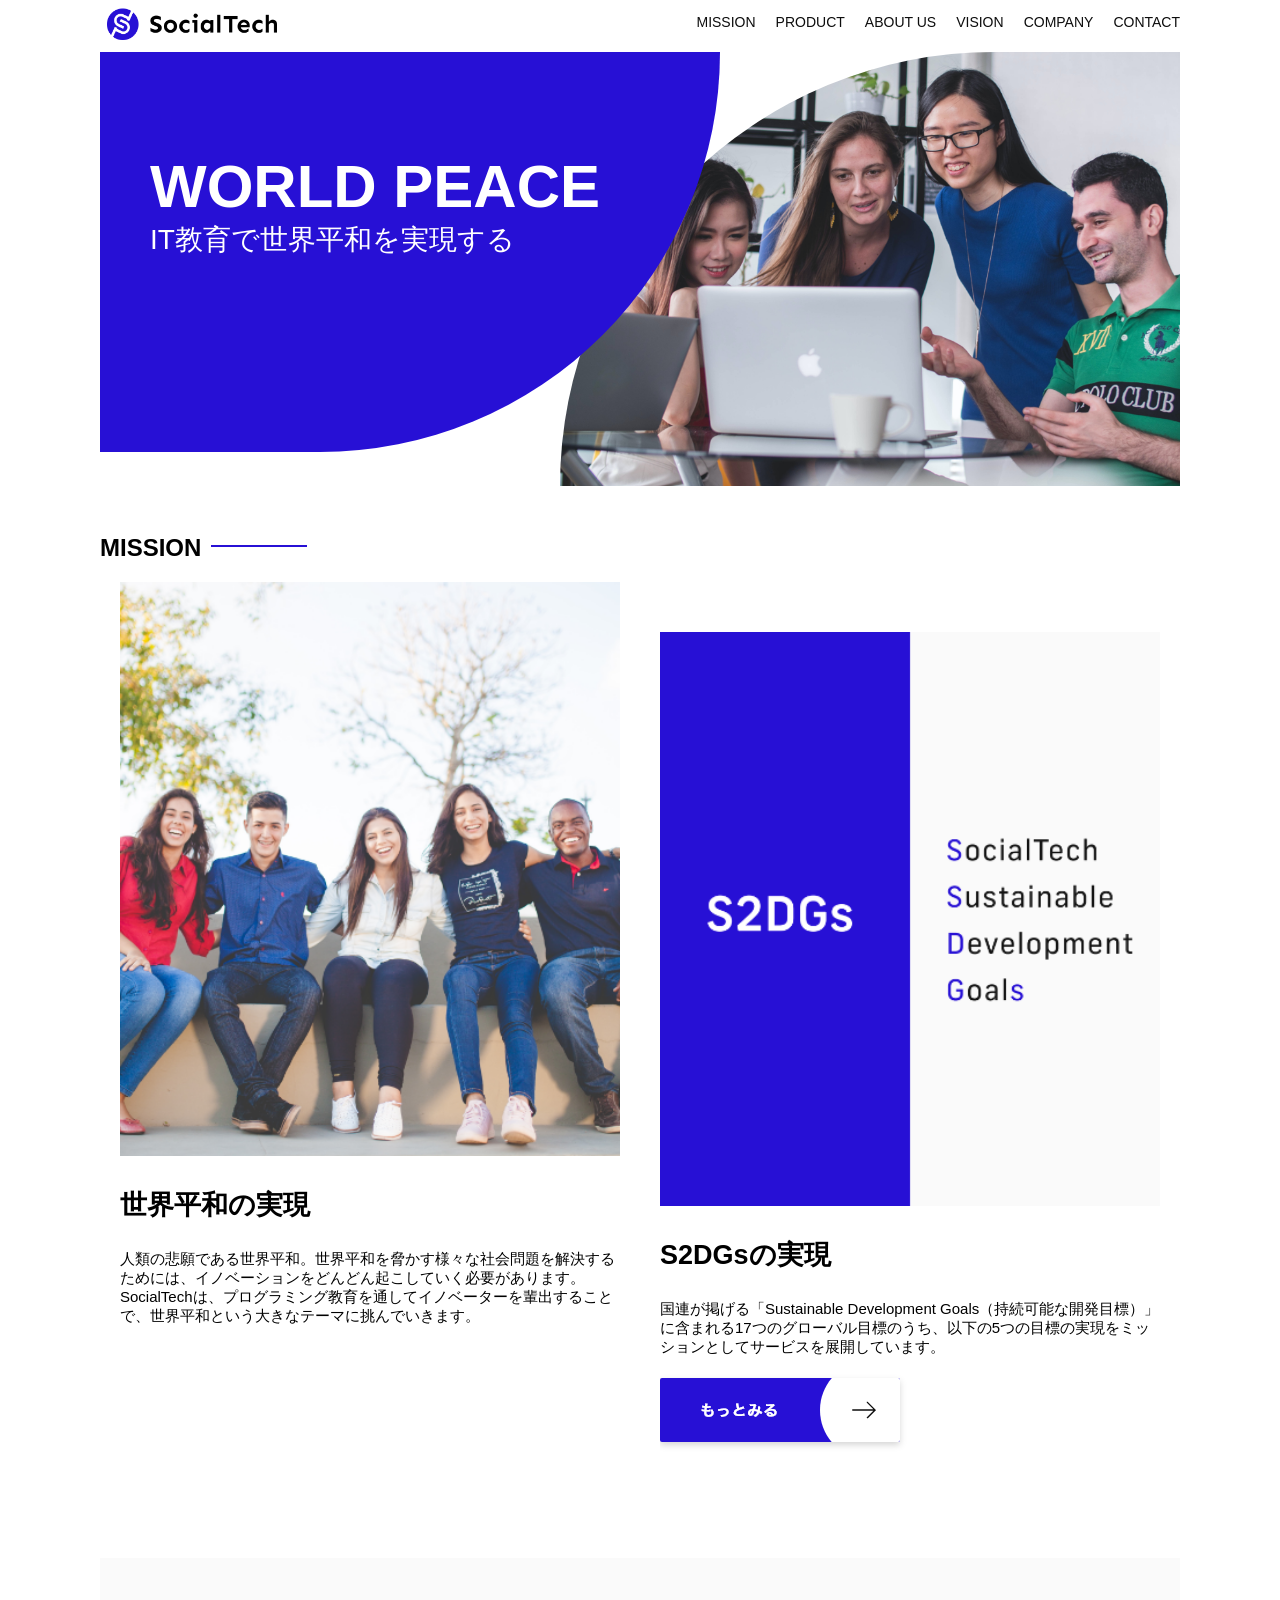
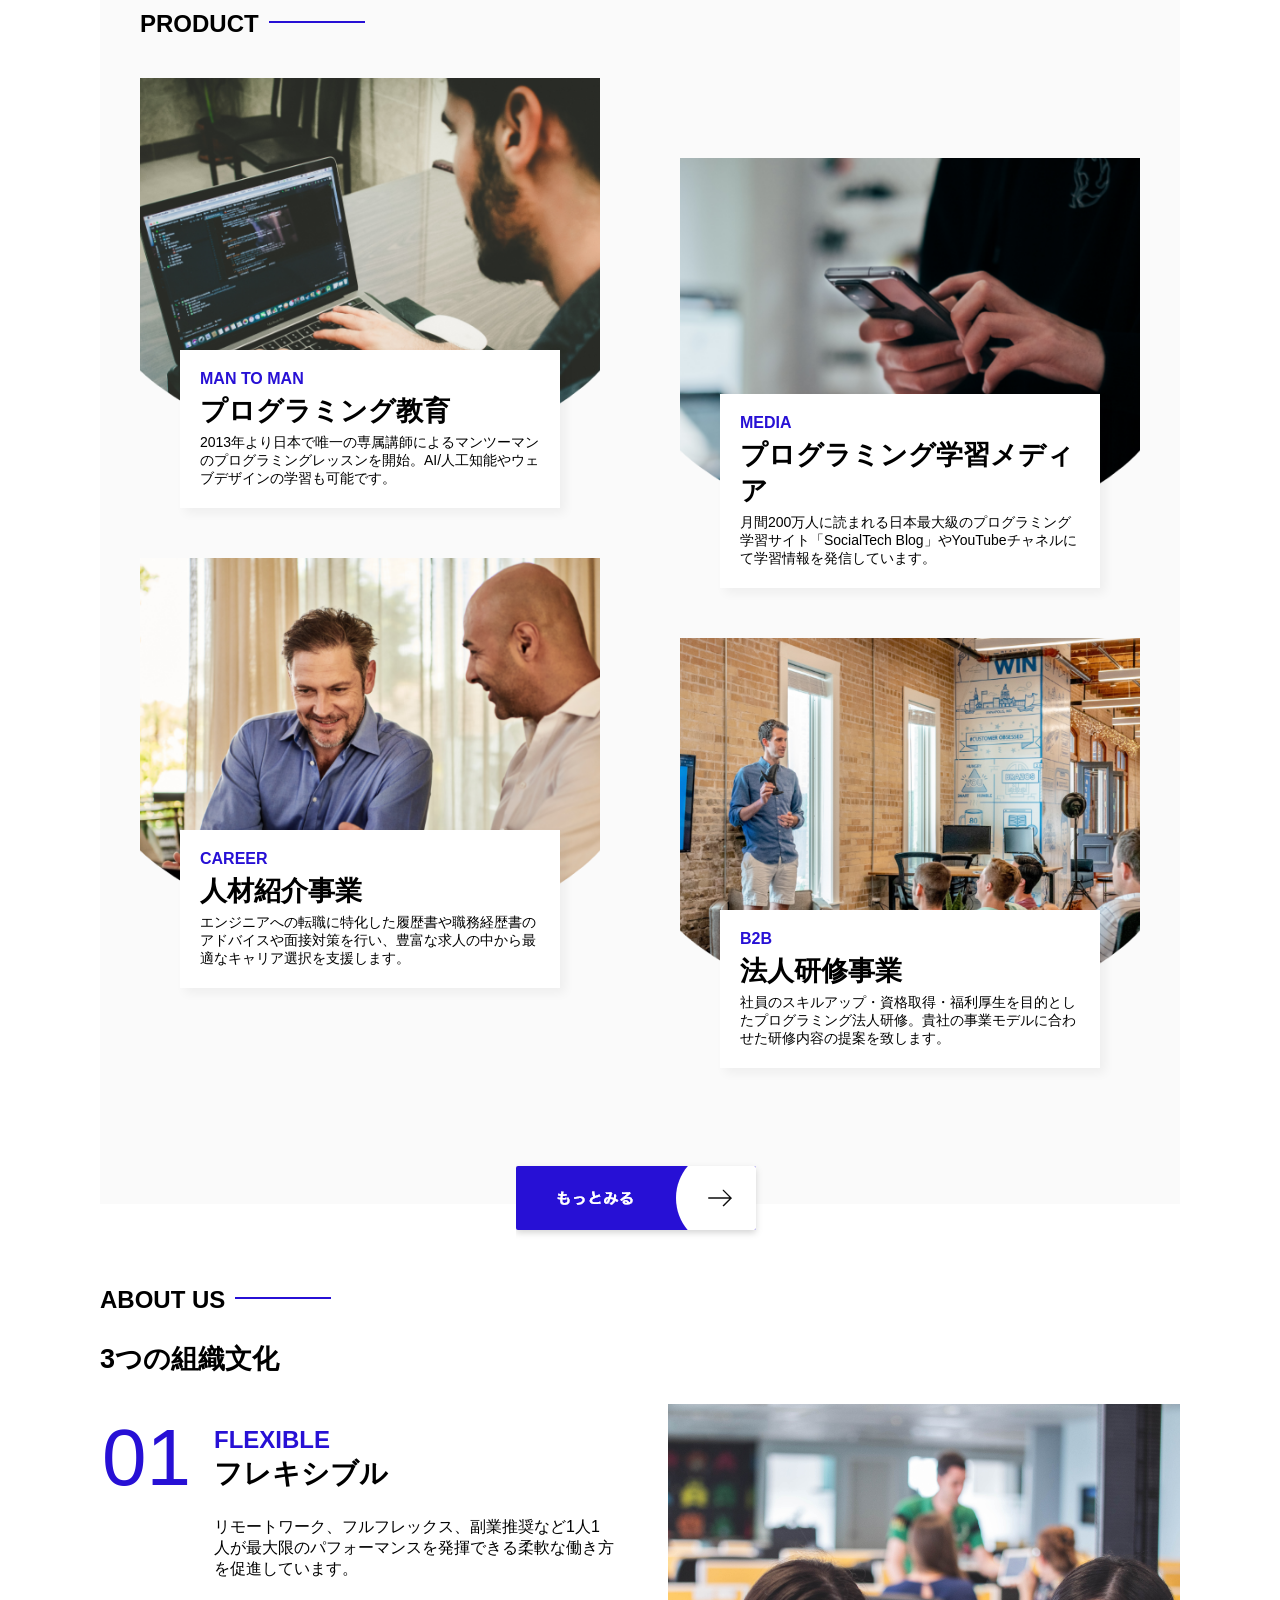
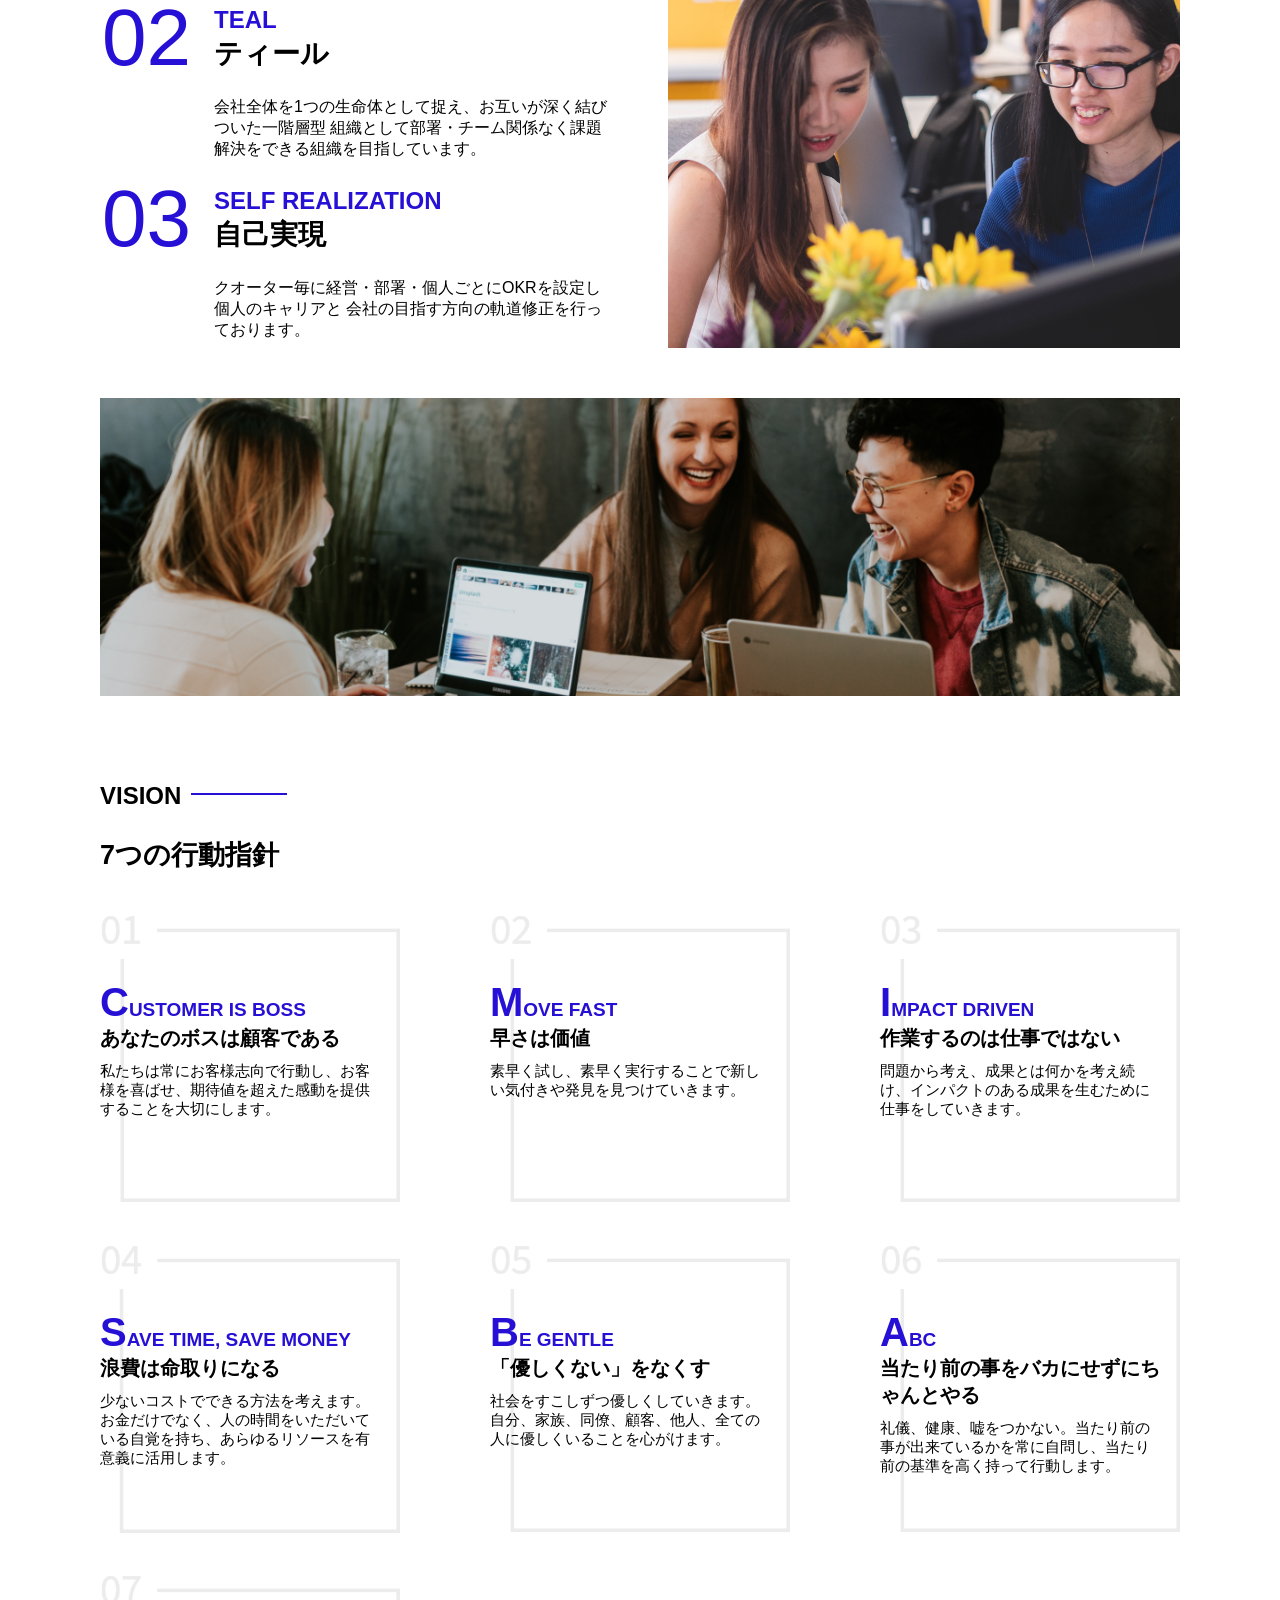
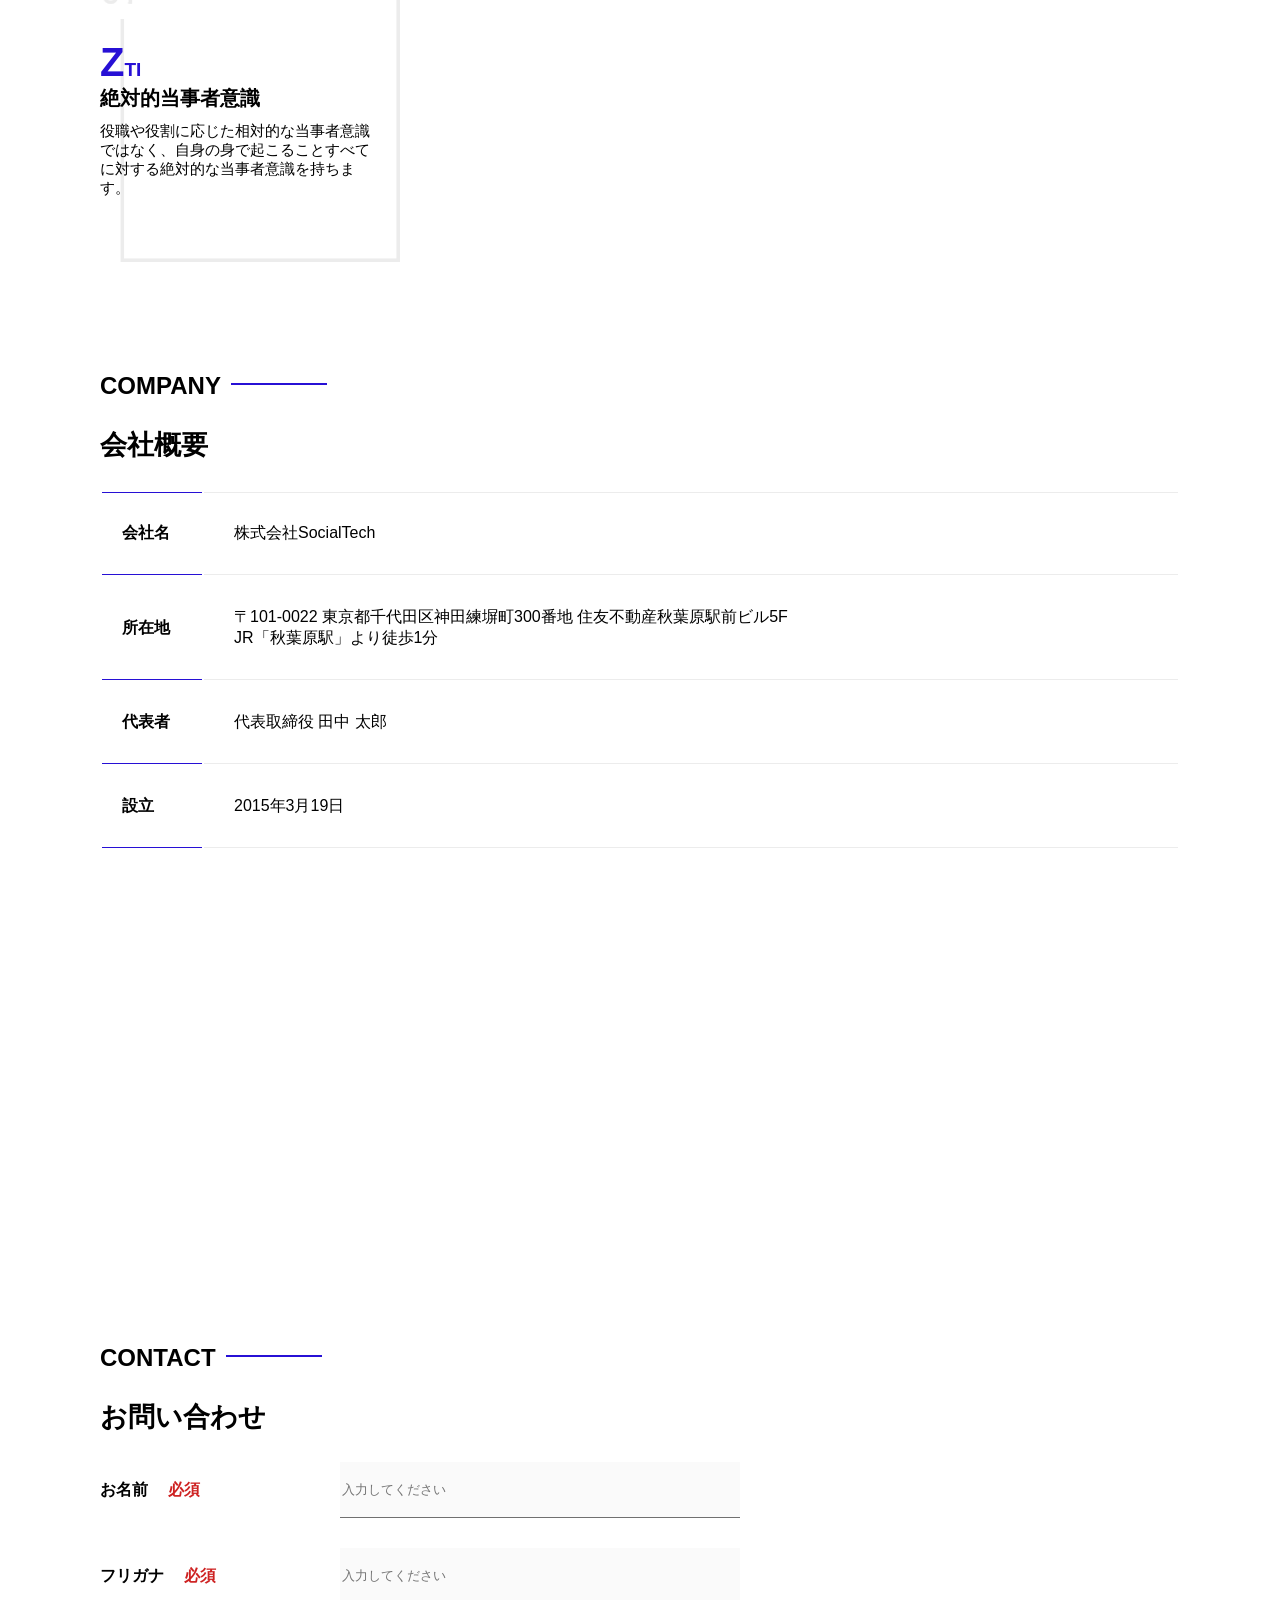
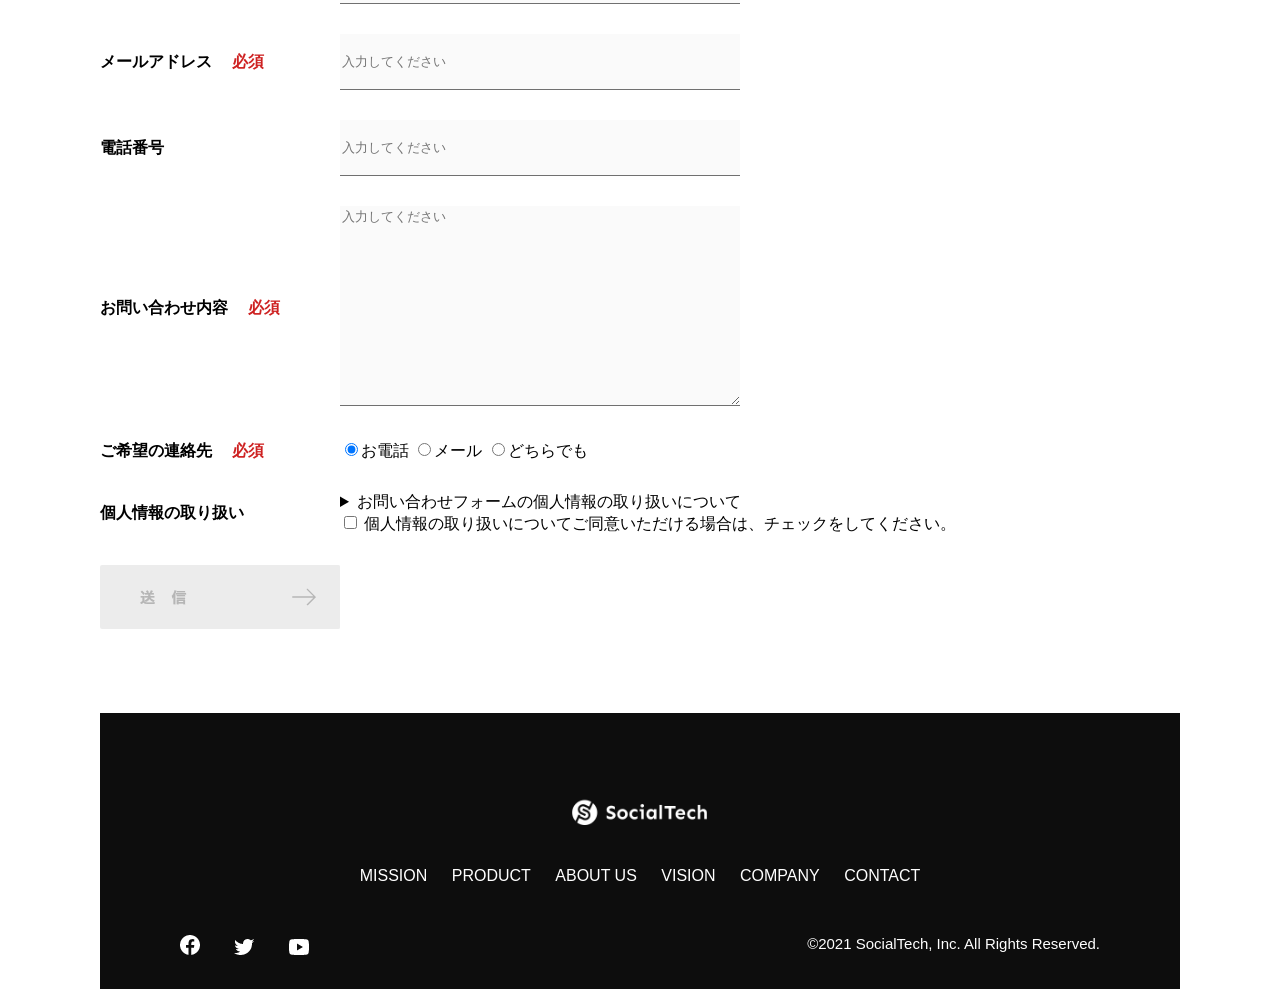
<file: kadai_tutorial_output/socialtech/index.html>
<!DOCTYPE html>
<html>
  <head>
    <title>SocialTech</title>
    <meta charset="utf-8">
    <meta name="description" content="SocialTechはEdTech業界のリーディングカンパニーを目指します。">
    <meta name="viewport" content="width=device-width, initial-scale=1.0">
    <link rel="stylesheet" href="style.css">
  </head>

  <body>
    <!-- ヘッダー -->
    <header>
      <!-- ロゴ -->
      <a href="index.html" id="logo">
        <img src="images/logo.png" alt="トップページに戻る">
      </a>

      <!-- PC用ナビゲーション -->
      <nav id="nav-pc">
        <ul>
          <li><a href="mission.html">MISSION</a></li>
          <li><a href="product.html">PRODUCT</a></li>
          <li><a href="index.html#aboutus">ABOUT US</a></li>
          <li><a href="index.html#vision">VISION</a></li>
          <li><a href="index.html#company">COMPANY</a></li>
          <li><a href="index.html#contact">CONTACT</a></li>
        </ul>
      </nav>

      <!-- スマホ用メニューボタン -->
      <button id="menu-sp" onclick="document.getElementById('nav-sp').style.display = 'block'">
        <img src="images/button-menu.png" alt="ナビゲーションを開く">
      </button>

      <!-- スマホ用ナビゲーション -->
      <div id="nav-sp">
        <button id="close" onclick="document.getElementById('nav-sp').style.display = 'none'">
          <img src="images/button-close.png" alt="ナビゲーションを閉じる">
        </button>

        <nav>
          <ul>
            <li>
              <a id="logo-sp" href="index.html" onclick="document.getElementById('nav-sp').style.display = 'none'"><img src="images/logo-sp.png" alt="トップページに戻る"></a>
            </li>
            <li><a class="menu" href="mission.html" onclick="document.getElementById('nav-sp').style.display = 'none'">MISSION</a></li>
            <li><a class="menu" href="product.html" onclick="document.getElementById('nav-sp').style.display = 'none'">PRODUCT</a></li>
            <li><a class="menu" href="index.html#aboutus" onclick="document.getElementById('nav-sp').style.display = 'none'">ABOUT US</a></li>
            <li><a class="menu" href="index.html#vision" onclick="document.getElementById('nav-sp').style.display = 'none'">VISION</a></li>
            <li><a class="menu" href="index.html#company" onclick="document.getElementById('nav-sp').style.display = 'none'">COMPANY</a></li>
            <li><a class="menu" href="index.html#contact" onclick="document.getElementById('nav-sp').style.display = 'none'">CONTACT</a></li>
          </ul>
        </nav>
        <div id="sns">
          <a href="https://www.facebook.com/sejuku2013">
            <img src="images/button-facebook.png" alt="Facebookのリンク">
          </a>
          <a href="https://twitter.com/samuraijuku">
            <img src="images/button-twitter.png" alt="Twitterのリンク">
          </a>
          <a href="https://www.youtube.com/channel/UCCFOQO5aDK0xXam4cUQXT8g">
            <img src="images/button-youtube.png" alt="YouTubeのリンク">
          </a>
        </div>
      </div>
    </header>

    <main>
      <article>
        <!-- メインビジュアル -->
        <section id="main-visual">
          <div id="main-message">
            <h1>WORLD PEACE</h1>
            <p>IT教育で世界平和を実現する</p>
          </div>
          <img src="images/index/index-main.png" alt="PCの周りに集まる多国籍の仲間たち">
        </section>

        <!-- ミッション -->
        <section id="mission">
          <h2 class="index-h2">MISSION</h2>
          <div id="mission-flex">
            <div>
              <img id="mission-photo" src="images/index/index-mission.png" alt="屋外のベンチで写真を撮影する多国籍の仲間たち">
              <h3>世界平和の実現</h3>
              <p>人類の悲願である世界平和。世界平和を脅かす様々な社会問題を解決するためには、イノベーションをどんどん起こしていく必要があります。SocialTechは、プログラミング教育を通してイノベーターを輩出することで、世界平和という大きなテーマに挑んでいきます。</p>
            </div>
            <div>
              <img id="s2dgs" src="images/index/s2dgs.png" alt="S2DGs">
              <h3>S2DGsの実現</h3>
              <p>国連が掲げる「Sustainable Development Goals（持続可能な開発目標）」に含まれる17つのグローバル目標のうち、以下の5つの目標の実現をミッションとしてサービスを展開しています。</p>
              <a href="mission.html">
                <img src="images/button-more.png" alt="もっとみる">
              </a>
            </div>
          </div>
        </section>

        <!-- プロダクト -->
        <section id="product">
          <h2 class="index-h2">PRODUCT</h2>
          <div class="product-flex">
            <div id="product-left">
              <div>
                <img class="product-photo" src="images/index/index-mantoman.png" alt="PCでコードを書く男性">
                <div class="product-explain">
                  <span>MAN TO MAN</span>
                  <h3>プログラミング教育</h3>
                  <p>2013年より日本で唯一の専属講師によるマンツーマンのプログラミングレッスンを開始。AI/人工知能やウェブデザインの学習も可能です。</p>
                </div>
              </div>
              <div>
                <img class="product-photo" src="images/index/index-career.png" alt="笑顔で話し合う2人の男性">
                <div class="product-explain">
                  <span>CAREER</span>
                  <h3>人材紹介事業</h3>
                  <p>エンジニアへの転職に特化した履歴書や職務経歴書のアドバイスや面接対策を行い、豊富な求人の中から最適なキャリア選択を支援します。</p>
                </div>
              </div>
            </div>
            <div id="product-right">
              <div>
                <img class="product-photo" src="images/index/index-media.png" alt="スマートフォンを操作する人">
                <div class="product-explain">
                  <span>MEDIA</span>
                  <h3>プログラミング学習メディア</h3>
                  <p>月間200万人に読まれる日本最大級のプログラミング学習サイト「SocialTech Blog」やYouTubeチャネルにて学習情報を発信しています。</p>
                </div>
              </div>
              <div>
                <img class="product-photo" src="images/index/index-b2b.png" alt="講演中の男性とそれを聴く人々">
                <div class="product-explain">
                  <span>B2B</span>
                  <h3>法人研修事業</h3>
                  <p>社員のスキルアップ・資格取得・福利厚生を目的としたプログラミング法人研修。貴社の事業モデルに合わせた研修内容の提案を致します。</p>
                </div>
              </div>
            </div>
          </div>
          <div id="product-more">
            <a href="product.html">
              <img src="images/button-more.png" alt="もっとみる">
            </a>
          </div>
        </section>

        <!-- ABOUT US -->
        <section id="aboutus">
          <h2 class="index-h2">ABOUT US</h2>
          <h3>3つの組織文化</h3>
          <div>
            <table class="culture-table">
              <tr>
                <td class="culture-num">01</td>
                <th><span class="culture-en">FLEXIBLE</span><br>フレキシブル</th>
              </tr>
              <tr>
                <td>
                  <!--空のセル-->
                </td>
                <td class="culture-description">リモートワーク、フルフレックス、副業推奨など1人1人が最大限のパフォーマンスを発揮できる柔軟な働き方を促進しています。</td>
              </tr>
              <tr>
                <td class="culture-num">02</td>
                <th><span class="culture-en">TEAL</span><br>ティール</th>
              </tr>
              <tr>
                <td>
                  <!--空のセル-->
                </td>
                <td class="culture-description">会社全体を1つの生命体として捉え、お互いが深く結びついた一階層型 組織として部署・チーム関係なく課題解決をできる組織を目指しています。</td>
              </tr>
              <tr>
                <td class="culture-num">03</td>
                <th><span class="culture-en">SELF REALIZATION</span><br>自己実現</th>
              </tr>
              <tr>
                <td>
                  <!--空のセル-->
                </td>
                <td class="culture-description">クオーター毎に経営・部署・個人ごとにOKRを設定し個人のキャリアと 会社の目指す方向の軌道修正を行っております。</td>
              </tr>
            </table>
            <img class="culture-img" src="images/index/index-aboutus1.png" alt="笑顔で話し合う2人の女性">
          </div>
          <img class="culture-img2" src="images/index/index-aboutus2.png" alt="笑顔で話し合う3人の男女">
        </section>

        <!-- VISION -->
        <section id="vision">
          <h2 class="index-h2">VISION</h2>
          <h3>7つの行動指針</h3>
          <div>
            <div class="vision-box">
              <img src="images/index/vision-01.png" alt="01">
              <div>
                <h4>CUSTOMER IS BOSS</h4>
                <h5>あなたのボスは顧客である</h5>
                <p>私たちは常にお客様志向で行動し、お客様を喜ばせ、期待値を超えた感動を提供することを大切にします。</p>
              </div>
            </div>
            <div class="vision-box">
              <img src="images/index/vision-02.png" alt="02">
              <div>
                <h4>MOVE FAST</h4>
                <h5>早さは価値</h5>
                <p>素早く試し、素早く実行することで新しい気付きや発見を見つけていきます。</p>
              </div>
            </div>
            <div class="vision-box">
              <img src="images/index/vision-03.png" alt="03">
              <div>
                <h4>IMPACT DRIVEN</h4>
                <h5>作業するのは仕事ではない</h5>
                <p>問題から考え、成果とは何かを考え続け、インパクトのある成果を生むために仕事をしていきます。</p>
              </div>
            </div>
            <div class="vision-box">
              <img src="images/index//vision-04.png" alt="04">
              <div>
                <h4>SAVE TIME, SAVE MONEY</h4>
                <h5>浪費は命取りになる</h5>
                <p>少ないコストでできる方法を考えます。お金だけでなく、人の時間をいただいている自覚を持ち、あらゆるリソースを有意義に活用します。</p>
              </div>
            </div>
            <div class="vision-box">
              <img src="images/index/vision-05.png" alt="05">
              <div>
                <h4>BE GENTLE</h4>
                <h5>「優しくない」をなくす</h5>
                <p>社会をすこしずつ優しくしていきます。自分、家族、同僚、顧客、他人、全ての人に優しくいることを心がけます。</p>
              </div>
            </div>
            <div class="vision-box">
              <img src="images/index/vision-06.png" alt="06">
              <div>
                <h4>ABC</h4>
                <h5>当たり前の事をバカにせずにちゃんとやる</h5>
                <p>礼儀、健康、嘘をつかない。当たり前の事が出来ているかを常に自問し、当たり前の基準を高く持って行動します。</p>
              </div>
            </div>
            <div class="vision-box">
              <img src="images/index/vision-07.png" alt="07">
              <div>
                <h4>ZTI</h4>
                <h5>絶対的当事者意識</h5>
                <p>役職や役割に応じた相対的な当事者意識ではなく、自身の身で起こることすべてに対する絶対的な当事者意識を持ちます。</p>
              </div>
            </div>
          </div>
        </section>

        <!-- COMPANY -->
        <section id="company">
          <h2 class="index-h2">COMPANY</h2>
          <h3>会社概要</h3>
          <table id="company-table">
            <tr>
              <th class="tableheader tableheader-first">会社名</th>
              <td class="cell cell-first">株式会社SocialTech</td>
            </tr>
            <tr>
              <th class="tableheader">所在地</th>
              <td class="cell">〒101-0022 東京都千代田区神田練塀町300番地 住友不動産秋葉原駅前ビル5F<br>JR「秋葉原駅」より徒歩1分</td>
            </tr>
            <tr>
              <th class="tableheader">代表者</th>
              <td class="cell">代表取締役 田中 太郎</td>
            </tr>
            <tr>
              <th class="tableheader">設立</th>
              <td class="cell">2015年3月19日</td>
            </tr>
          </table>
          <iframe src="https://www.google.com/maps/embed?pb=!1m18!1m12!1m3!1d3240.0688551336807!2d139.7720776771055!3d35.69992317258124!2m3!1f0!2f0!3f0!3m2!1i1024!2i768!4f13.1!3m3!1m2!1s0x60188fee13660e23%3A0x77137876edf742ac!2z5L2P5Y-L5LiN5YuV55Sj56eL6JGJ5Y6f6aeF5YmN44OT44Or!5e0!3m2!1sja!2sjp!4v1704858013291!5m2!1sja!2sjp" style="border: 0" allowfullscreen="" loading="lazy"></iframe>
        </section>

        <!-- お問い合わせフォーム -->
        <section id="contact">
          <h2 class="index-h2">CONTACT</h2>
          <h3>お問い合わせ</h3>
          <form>
            <div>
              <div class="contact-heading">
                <label class="contact-label">お名前<span class="contact-span">必須</span></label>
              </div>
              <div>
                <input type="text" name="name" placeholder="入力してください" class="contact-textbox">
              </div>
            </div>
            <div>
              <div class="contact-heading">
                <label class="contact-label">フリガナ<span class="contact-span">必須</span></label>
              </div>
              <div>
                <input type="text" name="hurigana" placeholder="入力してください" class="contact-textbox">
              </div>
            </div>
            <div>
              <div class="contact-heading">
                <label class="contact-label">メールアドレス<span class="contact-span">必須</span></label>
              </div>
              <div>
                <input type="text" name="email" placeholder="入力してください" class="contact-textbox">
              </div>
            </div>
            <div>
              <div class="contact-heading">
                <label class="contact-label">電話番号</label>
              </div>
              <div>
                <input type="text" name="tel" placeholder="入力してください" class="contact-textbox">
              </div>
            </div>
            <div>
              <div class="contact-heading">
                <label class="contact-label">お問い合わせ内容<span class="contact-span">必須</span></label>
              </div>
              <div>
                <textarea class="contact-textarea" placeholder="入力してください" name="message"></textarea>
              </div>
            </div>
            <div>
              <div class="contact-heading">
                <label class="contact-label">ご希望の連絡先<span class="contact-span">必須</span></label>
              </div>
              <div><input class="radiobutton" type="radio" value="tel" name="contact" checked><label>お電話</label> <input class="radiobutton" type="radio" value="mail" name="contact"><label>メール</label> <input class="radiobutton" type="radio" value="both" name="contact"><label>どちらでも</label></div>
            </div>
            <div>
              <div class="contact-heading">
                <label class="contact-label">個人情報の取り扱い</label>
              </div>
              <div>
                <details>
                  <summary>お問い合わせフォームの個人情報の取り扱いについて</summary>
                  <div>
                    <dl>
                      <dt>１．組織の名称又は氏名</dt>
                      <dd>株式会社SocialTech</dd>
                      <dt>２．個人情報保護管理者（若しくはその代理人）の氏名又は職名、所属及び連絡先</dt>
                      <dd>
                        <p>鈴木 一郎 コーポレート部</p>
                        <p>メールアドレス：samurai@example.com</p>
                        <p>TEL：03-1234-5678</p>
                      </dd>
                      <dt>３．個人情報の利用目的</dt>
                      <dd>
                        <ul>
                          <li>・本サービス及び本サービスに関連する情報の提供又はそれらに関する連絡のため</li>
                          <li>・ユーザーの本人確認のため</li>
                          <li>・当社サービスのご案内のため</li>
                          <li>・当社の商品等の広告または宣伝（電子メールによるものを含むものとします。）</li>
                        </ul>
                      </dd>
                      <dt>４．個人情報の取り扱い業務の委託</dt>
                      <dd>個人情報の取扱業務の全部または一部を外部に業務委託する場合があります。その際、弊社は、個人情報を適切に保護できる管理体制を敷き実行していることを条件として委託先を厳選したうえで、機密保持契約を委託先と締結し、お客様の個人情報を厳密に管理させます。</dd>
                      <dt>５．個人情報の開示等の請求</dt>
                      <dd>
                        お客様は、弊社に対してご自身の個人情報の開示等（利用目的の通知、開示、内容の訂正・追加・削除、利用の停止または消去、第三者への提供の停止）に関して、当社問合わせ窓口に申し出ることができます。<br>
                        その際、弊社はお客様ご本人を確認させていただいたうえで、合理的な期間内に対応いたします。<br>
                        なお、個人情報に関する弊社問合わせ先は、次の通りです。
                      </dd>
                      <dd>
                        <p>株式会社SocialTech　個人情報問合せ窓口</p>
                        <p>〒150-0043　東京都千代田区神田練塀町300番地 住友不動産秋葉原駅前ビル5F</p>
                        <p>メールアドレス：samurai@example.com　TEL：03-1234-5678</p>
                      </dd>

                      <dt>６．個人情報を提供されることの任意性について</dt>
                      <dd>お客様がご自身の個人情報を弊社に提供されるか否かは、お客様のご判断によりますが、もしご提供されない場合には、適切なサービスが提供できない場合がありますので予めご了承ください。</dd>
                    </dl>
                  </div>
                </details>
                <input type="checkbox" name="agree">
                <span>個人情報の取り扱いについてご同意いただける場合は、チェックをしてください。</span>
              </div>
            </div>
            <input type="image" src="images/button-submit.png" alt="送信する">
          </form>
        </section>
      </article>
    </main>

    <footer>
      <div id="footer-logo">
        <img src="images/logo-sp.png" alt="SocialTech">
      </div>
      <div id="footer-link">
        <a href="mission.html">MISSION</a>
        <a href="product.html">PRODUCT</a>
        <a href="index.html#aboutus">ABOUT US</a>
        <a href="index.html#vision">VISION</a>
        <a href="index.html#company">COMPANY</a>
        <a href="index.html#contact">CONTACT</a>
      </div>
      <div id="sns-footer">
        <div class="sns-btns">
          <a href="https://www.facebook.com/sejuku2013"><img src="images/button-facebook.png" alt="Facebookのリンク"></a>
          <a href="https://twitter.com/samuraijuku"><img src="images/button-twitter.png" alt="Twitterのリンク"></a>
          <a href="https://www.youtube.com/channel/UCCFOQO5aDK0xXam4cUQXT8g"><img src="images/button-youtube.png" alt="YouTubeのリンク"></a>
        </div>
        <p id="copyright">&copy;2021 SocialTech, Inc. All Rights Reserved.</p>
      </div>
    </footer>

  </body>
</html>
</file>
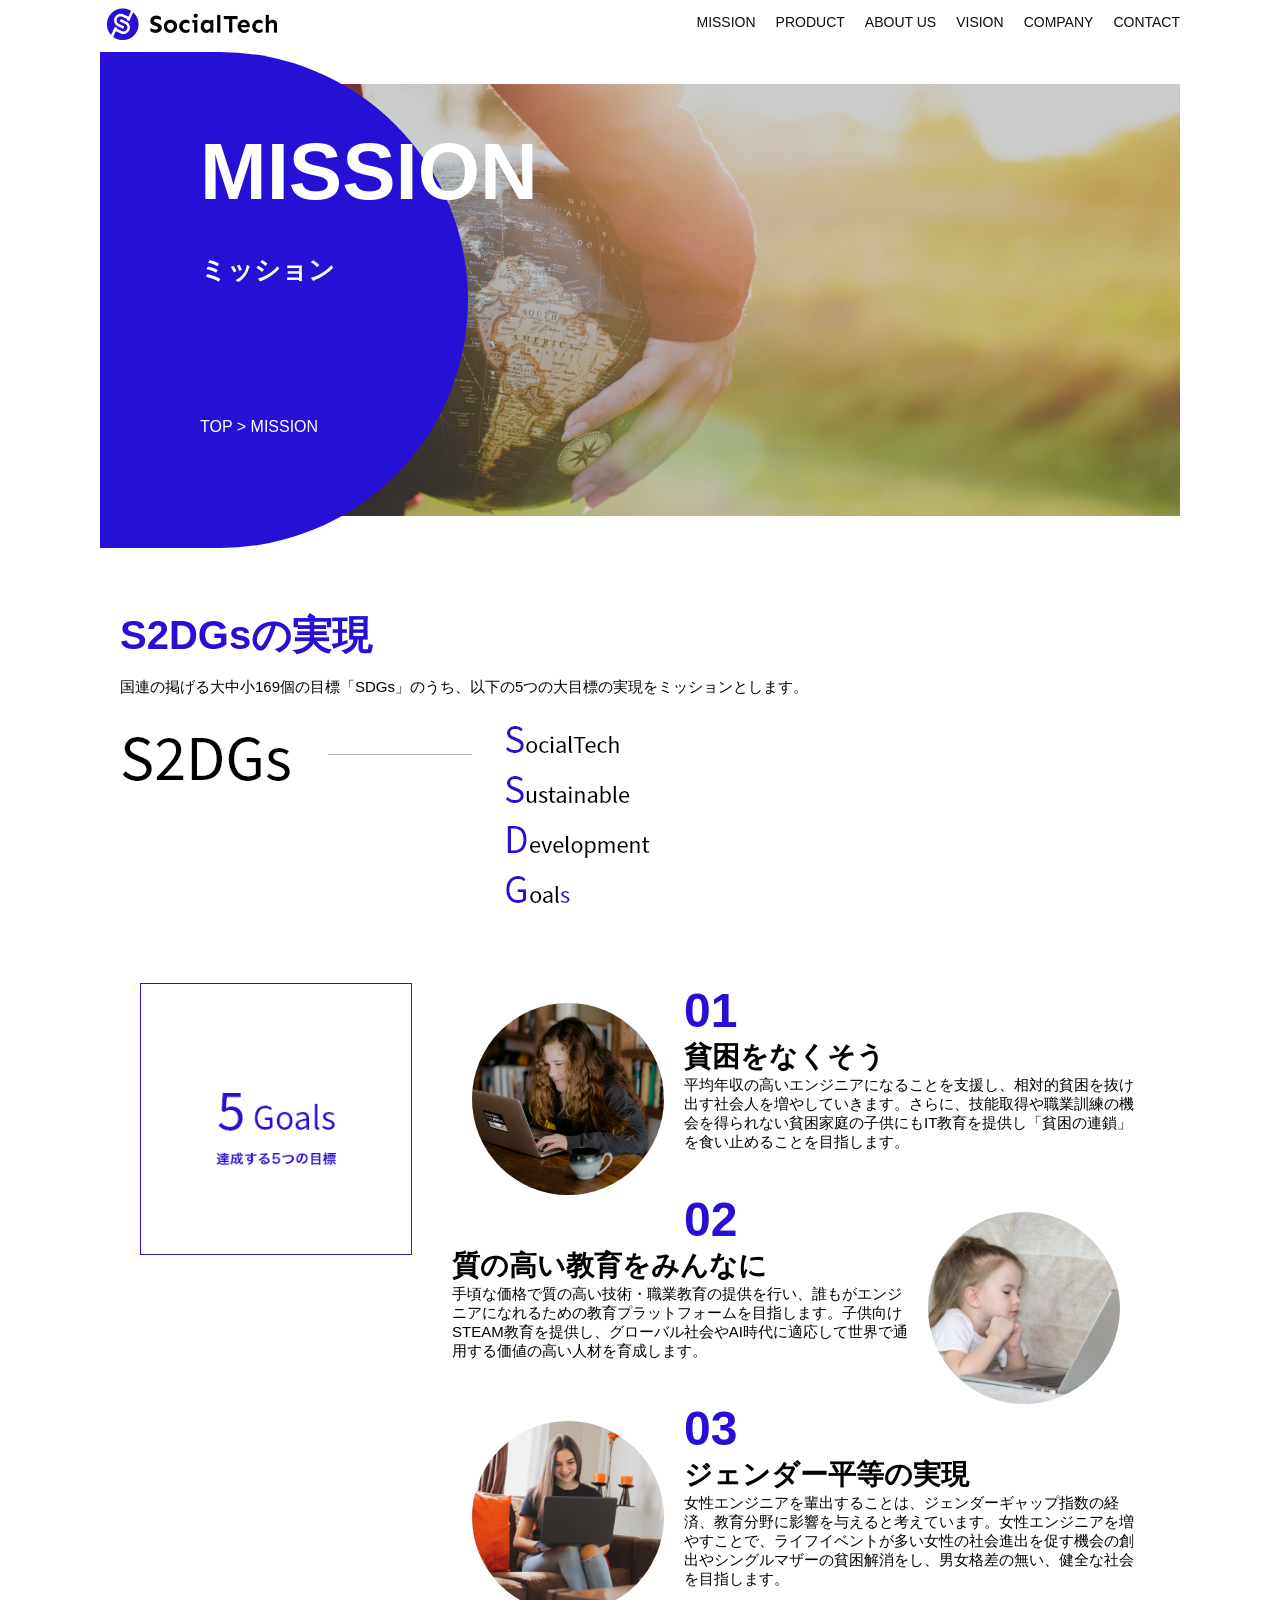
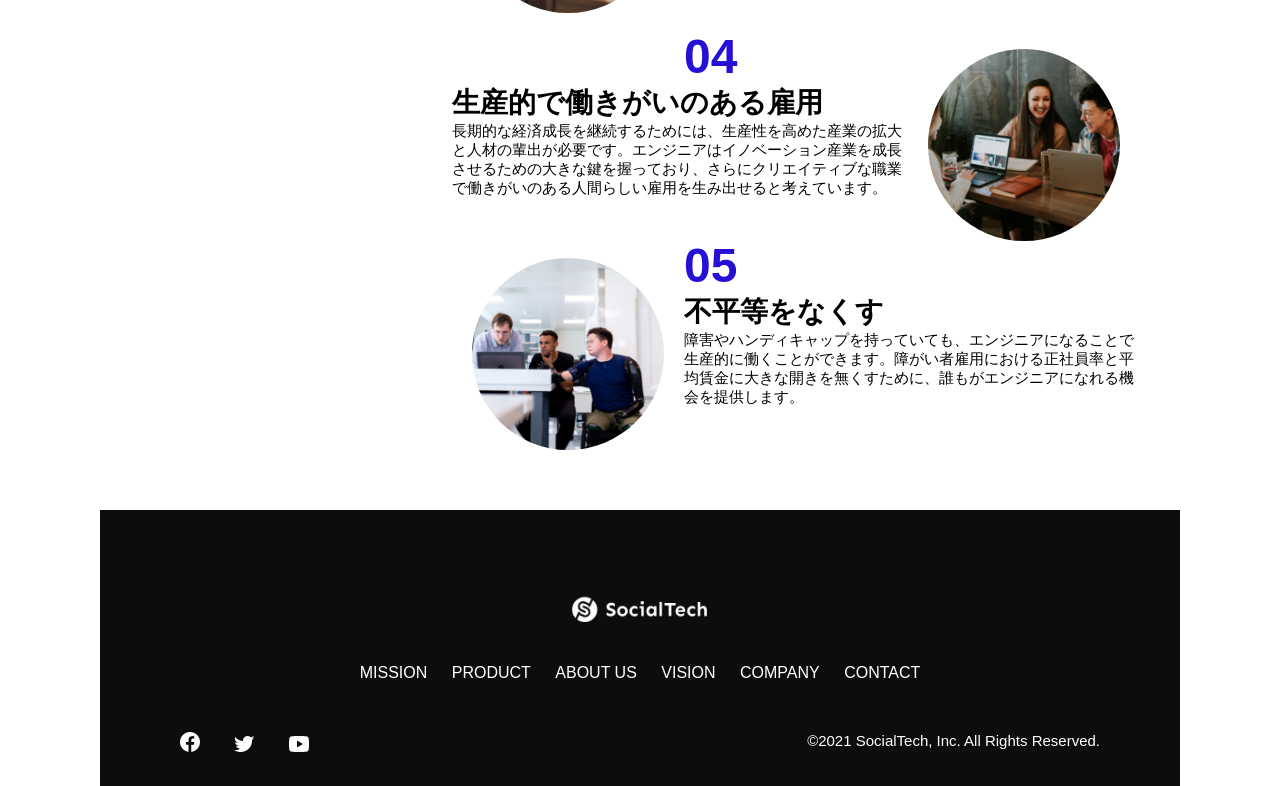
<file: kadai_tutorial_output/socialtech/mission.html>
<!DOCTYPE html>
<html>
  <head>
    <title>SocialTech - MISSION ミッション -</title>
    <meta charset="utf-8">
    <meta name="description" content="SocialTechが目指す5つの目標（S2DGs）を紹介します">
    <meta name="viewport" content="width=device-width, initial-scale=1.0">
    <link rel="stylesheet" href="style.css">
  </head>

  <body>
    <!-- ヘッダー -->
    <header>
      <!-- ロゴ -->
      <a href="index.html" id="logo">
        <img src="images/logo.png" alt="トップページに戻る">
      </a>

      <!-- PC用ナビゲーション -->
      <nav id="nav-pc">
        <ul>
          <li><a href="mission.html">MISSION</a></li>
          <li><a href="product.html">PRODUCT</a></li>
          <li><a href="index.html#aboutus">ABOUT US</a></li>
          <li><a href="index.html#vision">VISION</a></li>
          <li><a href="index.html#company">COMPANY</a></li>
          <li><a href="index.html#contact">CONTACT</a></li>
        </ul>
      </nav>

      <!-- スマホ用メニューボタン -->
      <button id="menu-sp" onclick="document.getElementById('nav-sp').style.display = 'block'">
        <img src="images/button-menu.png" alt="ナビゲーションを開く">
      </button>

      <!-- スマホ用ナビゲーション -->
      <div id="nav-sp">
        <button id="close" onclick="document.getElementById('nav-sp').style.display = 'none'">
          <img src="images/button-close.png" alt="ナビゲーションを閉じる">
        </button>

        <nav>
          <ul>
            <li>
              <a id="logo-sp" href="index.html" onclick="document.getElementById('nav-sp').style.display = 'none'"><img src="images/logo-sp.png" alt="トップページに戻る"></a>
            </li>
            <li><a class="menu" href="mission.html" onclick="document.getElementById('nav-sp').style.display = 'none'">MISSION</a></li>
            <li><a class="menu" href="product.html" onclick="document.getElementById('nav-sp').style.display = 'none'">PRODUCT</a></li>
            <li><a class="menu" href="index.html#aboutus" onclick="document.getElementById('nav-sp').style.display = 'none'">ABOUT US</a></li>
            <li><a class="menu" href="index.html#vision" onclick="document.getElementById('nav-sp').style.display = 'none'">VISION</a></li>
            <li><a class="menu" href="index.html#company" onclick="document.getElementById('nav-sp').style.display = 'none'">COMPANY</a></li>
            <li><a class="menu" href="index.html#contact" onclick="document.getElementById('nav-sp').style.display = 'none'">CONTACT</a></li>
          </ul>
        </nav>
        <div id="sns">
          <a href="https://www.facebook.com/sejuku2013">
            <img src="images/button-facebook.png" alt="Facebookのリンク">
          </a>
          <a href="https://twitter.com/samuraijuku">
            <img src="images/button-twitter.png" alt="Twitterのリンク">
          </a>
          <a href="https://www.youtube.com/channel/UCCFOQO5aDK0xXam4cUQXT8g">
            <img src="images/button-youtube.png" alt="YouTubeのリンク">
          </a>
        </div>
      </div>
    </header>

    <main>
      <article>
        <section id="mission-main">
          <div class="mission-main-inner">
            <div id="mission-title">
              <h1>MISSION<br><span>ミッション</span></h1>
              <p>TOP > MISSION</p>
            </div>
          </div>
        </section>

        <section id="mission-s2dgs">
          <h2 class="mission-h2">S2DGsの実現</h2>
          <p>国連の掲げる大中小169個の目標「SDGs」のうち、以下の5つの大目標の実現をミッションとします。</p>
          <img src="images/mission/mission-s2dgs.png" alt="S2DGs">
        </section>

        <section id="mission-five-goals">
          <div class="five-goals-image">
            <img src="images/mission/mission-5goals.png" alt="5Goals">
          </div>
          <div class="five-goals-read">
            <div>
              <img class="fivegoals-image-left" src="images/mission/mission-5goals01.png" alt="PCを操作する女の子">
              <span class="fivegoals-number">01</span>
              <h3 class="fivegoals-h3">貧困をなくそう</h3>
              <p class="fivegoals-p">平均年収の高いエンジニアになることを支援し、相対的貧困を抜け出す社会人を増やしていきます。さらに、技能取得や職業訓練の機会を得られない貧困家庭の子供にもIT教育を提供し「貧困の連鎖」を食い止めることを目指します。</p>
            </div>
            <div>
              <img class="fivegoals-image-right" src="images/mission/mission-5goals02.png" alt="PCを見つめる小さい女の子">
              <span class="fivegoals-number">02</span>
              <h3 class="fivegoals-h3">質の高い教育をみんなに</h3>
              <p class="fivegoals-p">手頃な価格で質の高い技術・職業教育の提供を行い、誰もがエンジニアになれるための教育プラットフォームを目指します。子供向けSTEAM教育を提供し、グローバル社会やAI時代に適応して世界で通用する価値の高い人材を育成します。</p>
            </div>
            <div>
              <img class="fivegoals-image-left" src="images/mission/mission-5goals03.png" alt="PCを操作する女性">

              <span class="fivegoals-number">03</span>
              <h3 class="fivegoals-h3">ジェンダー平等の実現</h3>
              <p class="fivegoals-p">女性エンジニアを輩出することは、ジェンダーギャップ指数の経済、教育分野に影響を与えると考えています。女性エンジニアを増やすことで、ライフイベントが多い女性の社会進出を促す機会の創出やシングルマザーの貧困解消をし、男女格差の無い、健全な社会を目指します。</p>
            </div>
            <div>
              <img class="fivegoals-image-right" src="images/mission/mission-5goals04.png" alt="笑顔で話し合う3人の男女">
              <span class="fivegoals-number">04</span>
              <h3 class="fivegoals-h3">生産的で働きがいのある雇用</h3>
              <p class="fivegoals-p">長期的な経済成長を継続するためには、生産性を高めた産業の拡大と人材の輩出が必要です。エンジニアはイノベーション産業を成長させるための大きな鍵を握っており、さらにクリエイティブな職業で働きがいのある人間らしい雇用を生み出せると考えています。</p>
            </div>
            <div>
              <img class="fivegoals-image-left" src="images/mission/mission-5goals05.png" alt="障害を持つ男性が生き生きと働く様子">
              <span class="fivegoals-number">05</span>
              <h3 class="fivegoals-h3">不平等をなくす</h3>
              <p class="fivegoals-p">障害やハンディキャップを持っていても、エンジニアになることで生産的に働くことができます。障がい者雇用における正社員率と平均賃金に大きな開きを無くすために、誰もがエンジニアになれる機会を提供します。</p>
            </div>
          </div>
        </section>
      </article>
    </main>

    <footer>
      <div id="footer-logo">
        <img src="images/logo-sp.png" alt="SocialTech">
      </div>
      <div id="footer-link">
        <a href="mission.html">MISSION</a>
        <a href="product.html">PRODUCT</a>
        <a href="index.html#aboutus">ABOUT US</a>
        <a href="index.html#vision">VISION</a>
        <a href="index.html#company">COMPANY</a>
        <a href="index.html#contact">CONTACT</a>
      </div>
      <div id="sns-footer">
        <div class="sns-btns">
          <a href="https://www.facebook.com/sejuku2013"><img src="images/button-facebook.png" alt="Facebookのリンク"></a>
          <a href="https://twitter.com/samuraijuku"><img src="images/button-twitter.png" alt="Twitterのリンク"></a>
          <a href="https://www.youtube.com/channel/UCCFOQO5aDK0xXam4cUQXT8g"><img src="images/button-youtube.png" alt="YouTubeのリンク"></a>
        </div>
        <p id="copyright">&copy;2021 SocialTech, Inc. All Rights Reserved.</p>
      </div>
    </footer>

  </body>
</html>
</file>
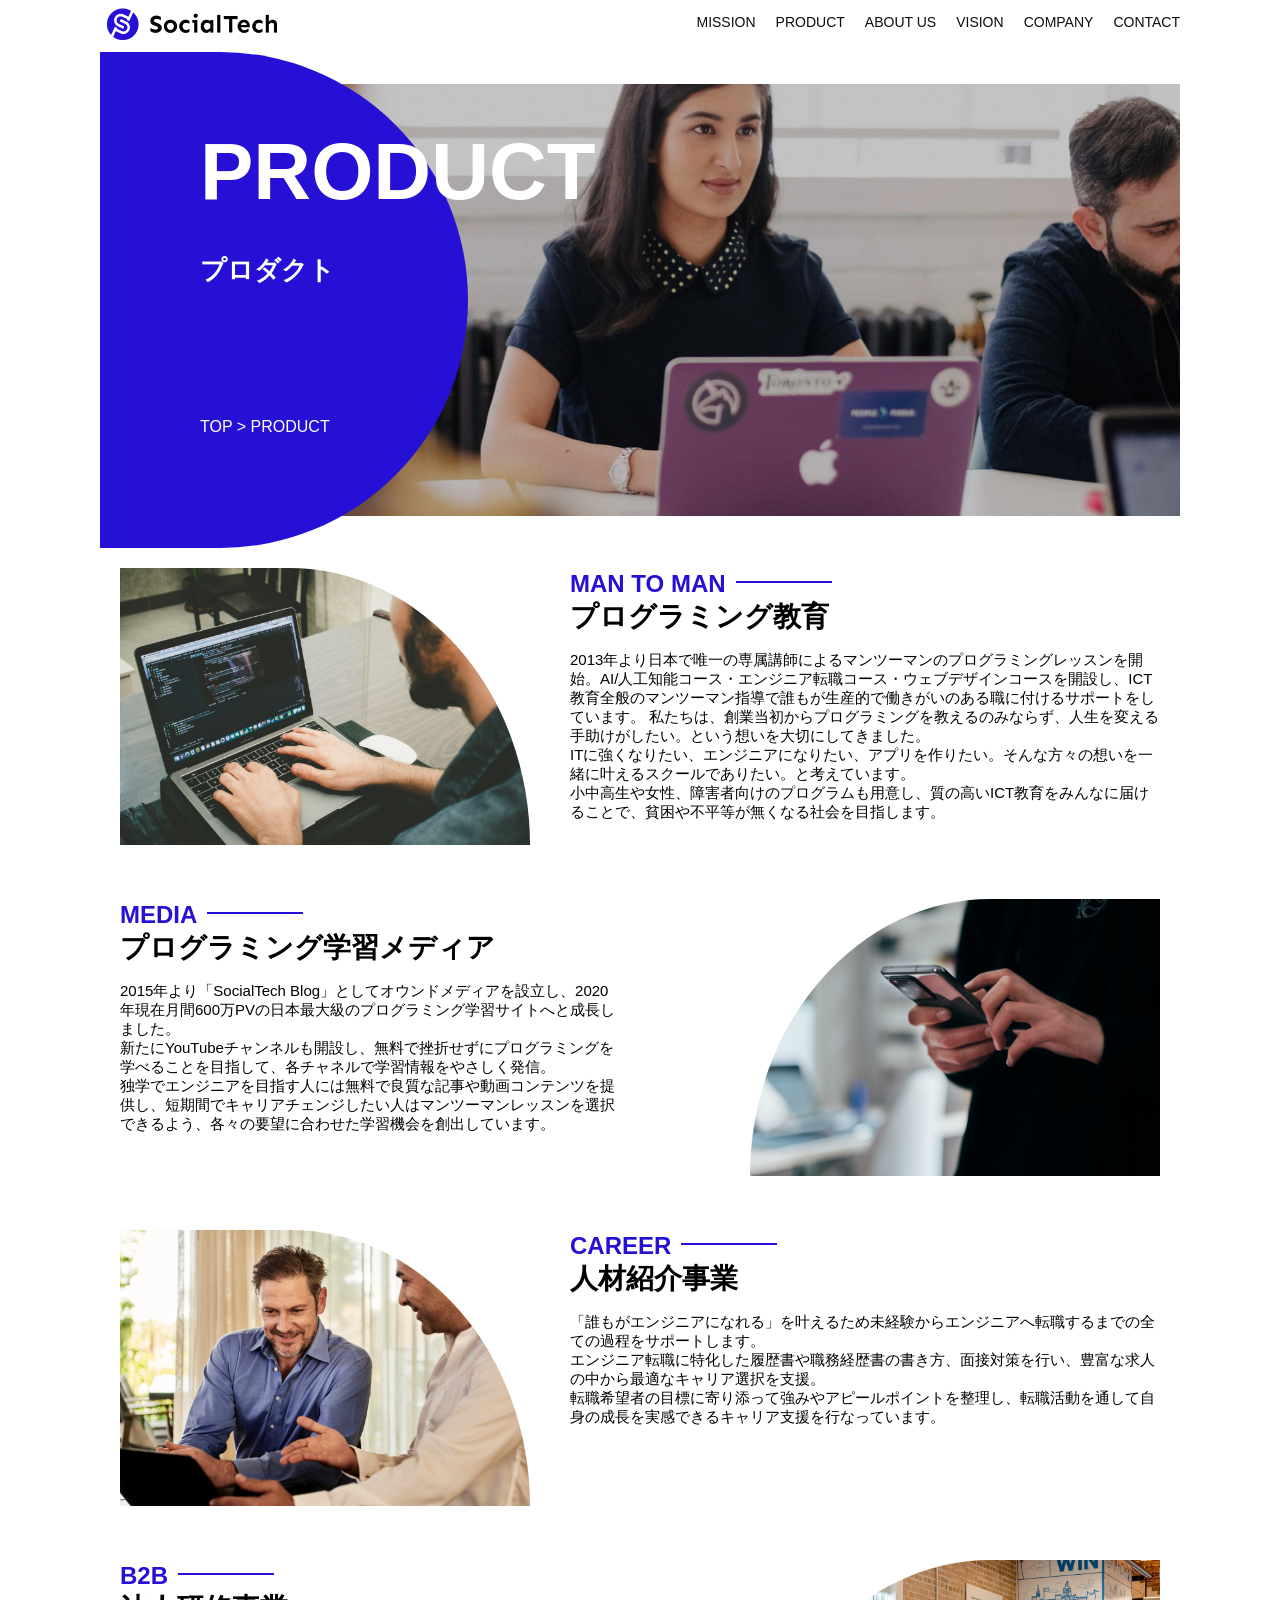
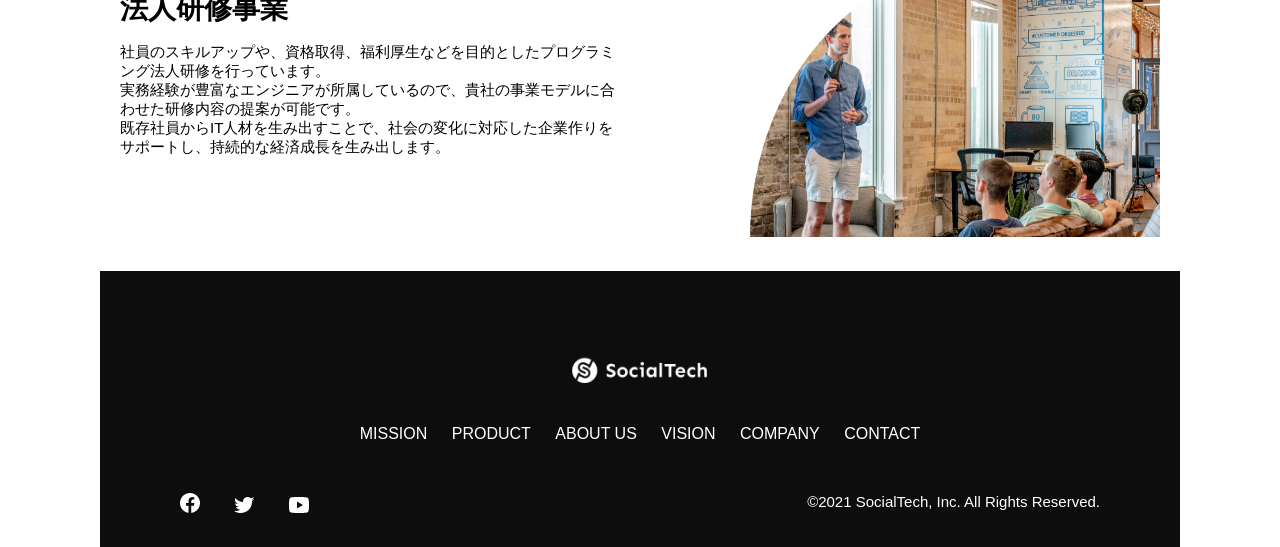
<file: kadai_tutorial_output/socialtech/product.html>
<!DOCTYPE html>
<html>
  <head>
    <title>SocialTech -PRODUCT プロダクト-</title>
    <meta charset="utf-8">
    <meta name="description" content="SocialTechの4つのプロダクトを紹介します">
    <meta name="viewport" content="width=device-width, initial-scale=1.0">
    <link rel="stylesheet" href="style.css">
  </head>

  <body>
    <!-- ヘッダー -->
    <header>
      <!-- ロゴ -->
      <a href="index.html" id="logo">
        <img src="images/logo.png" alt="トップページに戻る">
      </a>

      <!-- PC用ナビゲーション -->
      <nav id="nav-pc">
        <ul>
          <li><a href="mission.html">MISSION</a></li>
          <li><a href="product.html">PRODUCT</a></li>
          <li><a href="index.html#aboutus">ABOUT US</a></li>
          <li><a href="index.html#vision">VISION</a></li>
          <li><a href="index.html#company">COMPANY</a></li>
          <li><a href="index.html#contact">CONTACT</a></li>
        </ul>
      </nav>

      <!-- スマホ用メニューボタン -->
      <button id="menu-sp" onclick="document.getElementById('nav-sp').style.display = 'block'">
        <img src="images/button-menu.png" alt="ナビゲーションを開く">
      </button>

      <!-- スマホ用ナビゲーション -->
      <div id="nav-sp">
        <button id="close" onclick="document.getElementById('nav-sp').style.display = 'none'">
          <img src="images/button-close.png" alt="ナビゲーションを閉じる">
        </button>

        <nav>
          <ul>
            <li>
              <a id="logo-sp" href="index.html" onclick="document.getElementById('nav-sp').style.display = 'none'"><img src="images/logo-sp.png" alt="トップページに戻る"></a>
            </li>
            <li><a class="menu" href="mission.html" onclick="document.getElementById('nav-sp').style.display = 'none'">MISSION</a></li>
            <li><a class="menu" href="product.html" onclick="document.getElementById('nav-sp').style.display = 'none'">PRODUCT</a></li>
            <li><a class="menu" href="index.html#aboutus" onclick="document.getElementById('nav-sp').style.display = 'none'">ABOUT US</a></li>
            <li><a class="menu" href="index.html#vision" onclick="document.getElementById('nav-sp').style.display = 'none'">VISION</a></li>
            <li><a class="menu" href="index.html#company" onclick="document.getElementById('nav-sp').style.display = 'none'">COMPANY</a></li>
            <li><a class="menu" href="index.html#contact" onclick="document.getElementById('nav-sp').style.display = 'none'">CONTACT</a></li>
          </ul>
        </nav>
        <div id="sns">
          <a href="https://www.facebook.com/sejuku2013">
            <img src="images/button-facebook.png" alt="Facebookのリンク">
          </a>
          <a href="https://twitter.com/samuraijuku">
            <img src="images/button-twitter.png" alt="Twitterのリンク">
          </a>
          <a href="https://www.youtube.com/channel/UCCFOQO5aDK0xXam4cUQXT8g">
            <img src="images/button-youtube.png" alt="YouTubeのリンク">
          </a>
        </div>
      </div>
    </header>

    <main>
      <article>
        <section id="product-main">
          <div class="product-main-inner">
            <div id="product-title">
              <h1>PRODUCT<br><span>プロダクト</span></h1>
              <p>TOP > PRODUCT</p>
            </div>
          </div>
        </section>

        <section class="product-section product-section-left">
          <div class="product-section-img">
            <img src="images/product/product-mantoman.png" alt="PCでコードを書く男性">
          </div>
          <div class="product-read">
            <h2 class="product-h2">MAN TO MAN</h2>
            <h3 class="product-h3">プログラミング教育</h3>
            <p>
              2013年より日本で唯一の専属講師によるマンツーマンのプログラミングレッスンを開始。AI/人工知能コース・エンジニア転職コース・ウェブデザインコースを開設し、ICT教育全般のマンツーマン指導で誰もが生産的で働きがいのある職に付けるサポートをしています。 私たちは、創業当初からプログラミングを教えるのみならず、人生を変える手助けがしたい。という想いを大切にしてきました。<br>ITに強くなりたい、エンジニアになりたい、アプリを作りたい。そんな方々の想いを一緒に叶えるスクールでありたい。と考えています。<br>小中高生や女性、障害者向けのプログラムも用意し、質の高いICT教育をみんなに届けることで、貧困や不平等が無くなる社会を目指します。
            </p>
          </div>
        </section>

        <section class="product-section product-section-right">
          <div class="product-read">
            <h2 class="product-h2">MEDIA</h2>
            <h3 class="product-h3">プログラミング学習メディア</h3>
            <p>2015年より「SocialTech Blog」としてオウンドメディアを設立し、2020年現在月間600万PVの日本最大級のプログラミング学習サイトへと成長しました。<br>新たにYouTubeチャンネルも開設し、無料で挫折せずにプログラミングを学べることを目指して、各チャネルで学習情報をやさしく発信。<br>独学でエンジニアを目指す人には無料で良質な記事や動画コンテンツを提供し、短期間でキャリアチェンジしたい人はマンツーマンレッスンを選択できるよう、各々の要望に合わせた学習機会を創出しています。</p>
          </div>
          <div class="product-section-img">
            <img src="images/product/product-media.png" alt="スマートフォンを操作する人">
          </div>
        </section>

        <section class="product-section product-section-left">
          <div class="product-section-img">
            <img src="images/product/product-career.png" alt="笑顔で話し合う2人の男性">
          </div>
          <div class="product-read">
            <h2 class="product-h2">CAREER</h2>
            <h3 class="product-h3">人材紹介事業</h3>
            <p>「誰もがエンジニアになれる」を叶えるため未経験からエンジニアへ転職するまでの全ての過程をサポートします。<br>エンジニア転職に特化した履歴書や職務経歴書の書き方、面接対策を行い、豊富な求人の中から最適なキャリア選択を支援。<br>転職希望者の目標に寄り添って強みやアピールポイントを整理し、転職活動を通して自身の成長を実感できるキャリア支援を行なっています。<br></p>
          </div>
        </section>

        <section class="product-section product-section-right">
          <div class="product-read">
            <h2 class="product-h2">B2B</h2>
            <h3 class="product-h3">法人研修事業</h3>
            <p>社員のスキルアップや、資格取得、福利厚生などを目的としたプログラミング法人研修を行っています。<br>実務経験が豊富なエンジニアが所属しているので、貴社の事業モデルに合わせた研修内容の提案が可能です。<br>既存社員からIT人材を生み出すことで、社会の変化に対応した企業作りをサポートし、持続的な経済成長を生み出します。</p>
          </div>
          <div class="product-section-img">
            <img src="images/product/product-b2b.png" alt="講演中の男性とそれを聴く人々">
          </div>
        </section>
      </article>
    </main>

    <footer>
      <div id="footer-logo">
        <img src="images/logo-sp.png" alt="SocialTech">
      </div>
      <div id="footer-link">
        <a href="mission.html">MISSION</a>
        <a href="product.html">PRODUCT</a>
        <a href="index.html#aboutus">ABOUT US</a>
        <a href="index.html#vision">VISION</a>
        <a href="index.html#company">COMPANY</a>
        <a href="index.html#contact">CONTACT</a>
      </div>
      <div id="sns-footer">
        <div class="sns-btns">
          <a href="https://www.facebook.com/sejuku2013"><img src="images/button-facebook.png" alt="Facebookのリンク"></a>
          <a href="https://twitter.com/samuraijuku"><img src="images/button-twitter.png" alt="Twitterのリンク"></a>
          <a href="https://www.youtube.com/channel/UCCFOQO5aDK0xXam4cUQXT8g"><img src="images/button-youtube.png" alt="YouTubeのリンク"></a>
        </div>
        <p id="copyright">&copy;2021 SocialTech, Inc. All Rights Reserved.</p>
      </div>
    </footer>
    
  </body>
</html>
</file>
<file: kadai_tutorial_output/socialtech/style.css>
/* PC、スマホ共通スタイル */
* {
  box-sizing: border-box;
}

p {
  font-size: 15px;
}

body {
  max-width: 1080px;
  margin: 0 auto 0 auto;
  font-family: "Source Sans Pro", "Hiragino Kaku Gothic ProN", Meiryo, Arial, sans-serif;
}
  
/* ヘッダー */
header {
  display: flex;
  justify-content: space-between;
}

/* ナビゲーションのレイアウト */
#nav-pc {
  font-size: 14px;
}

#nav-pc ul {
  display: flex;
  padding-left: 0;
}

#nav-pc li {
  list-style: none;
}

/* ナビゲーションのリンクの装飾設定 */
#nav-pc a {
  text-decoration: none;
  margin-left: 20px;
  color: #0d0d0d;
}

#nav-pc a:hover {
  text-decoration: underline;
}

/* スマホ用ナビを非表示 */
#nav-sp,
#menu-sp {
  display: none;
}

/* メインビジュアル*/
#main-visual {
  position: relative;
  height: 400px;
}

#main-message {
  position: absolute;
  top: 0;
  left: 0;
  background-color: #2710d5;
  color: #ffffff;
  border-radius: 0 0 476px 0;
  max-width: 620px;
  height: 100%;
  width: 100%;
  z-index: 11;
}

#main-message h1 {
  font-size: 60px;
  margin: 100px 0 0 50px;
}

#main-message > p {
  font-size: 28px;
  margin: 0 0 0 50px;
}

#main-visual > img {
  max-width: 620px;
  border-radius: 476px 0 0 0;
  position: absolute;
  top: 0;
  right: 0;
  z-index: 10;
}

/*見出し*/
h2 {
  margin: 40px 0 0 0;
}

h2::after {
  content: url("images/line.png");
  margin-left: 10px;
}

h3 {
  font-size: 27px;
}

/* ミッション */
#mission {
  margin: 80px auto 80px auto;
}

#mission-flex {
  display: flex;
}

#mission-flex > div {
  width: 50%;
  margin: 20px;
}

#mission-photo {
  width: 100%;
}

#s2dgs {
  margin-top: 50px;
  width: 100%;
}

/* プロダクト */
#product {
  background-color: #fafafa;
  margin: 80px 0 80px 0;
  padding: 10px 40px 0px 40px;
}

/* 外枠 */
#product .product-flex {
  margin-top: 40px;
  display: flex;
}

/* 左のカラム */
#product-left {
  width: 50%;
  margin-right: 20px;
}

/* 右のカラム */
#product-right {
  width: 50%;
  margin-left: 20px;
  margin-top: 80px;
}

/* 写真＋説明の枠 */
#product-left > div {
  position: relative;
  height: 480px;
  margin-right: 20px;
}

#product-right > div {
  position: relative;
  height: 480px;
  margin-left: 20px;
}

/* 写真*/
.product-photo {
  width: 100%;
}

/* 説明文の枠 */
.product-explain {
  background-color: #ffffff;
  position: absolute;
  left: 0;
  bottom: 50px;
  margin: 0 40px 0 40px;
  padding: 20px;
  box-shadow: 5px 5px 10px rgba(0, 0, 0, 0.05);
}

/* 説明文の英語 */
.product-explain > span {
  color: #2710d5;
  font-weight: bold;
  font-size: 16px;
  margin: 0px;
}

/* 説明文の見出し */
.product-explain > h3 {
  margin: 5px 0 5px 0;
}

/* 説明文 */
.product-explain > p {
  font-size: 14px;
  margin: 0;
}

/* もっと見るボタン */
#product-more {
  text-align: center;
}

#product-more a {
  position: relative;
  bottom: -42px;
}

/* ABOUT US */
#aboutus {
  margin: 80px auto 80px auto;
}

/* ３つの組織文化と写真を入れる枠 */
#aboutus > div {
  display: flex;
}

/* 写真 */
.culture-img {
  width: 50%;
  align-self: flex-start;
}

.culture-img2 {
  margin-top: 50px;
  width: 100%;
}

/* 3つの組織文化の表 */
.culture-table {
  margin-right: 50px;
}

/* 番号 */
.culture-num {
  font-size: 80px;
  color: #2710d5;
  padding: 0 20px 0 0;
}

/* 見出し */
.culture-table th {
  text-align: left;
  font-size: 28px;
  font-weight: bold;
}

/* 組織文化英語 */
.culture-en {
  color: #2710d5;
  font-size: 24px;
}

/* 説明文 */
.culture-description {
  margin: 0;
}

/* ビジョン */
#vision {
  margin: 80px auto 80px auto;
}

/* セクション内の外枠*/
#vision > div {
  display: flex;
  justify-content: space-between;
  flex-wrap: wrap;
}

/*7つの行動指針の枠*/
.vision-box {
  width: 300px;
  height: 300px;
  margin-bottom: 30px;
  position: relative;
}

.vision-box > img {
  width: 100%;
  position: relative;
  z-index: 30;
}

.vision-box > div {
  position: absolute;
  top: 0;
  left: 0;
  z-index: 31;
  margin-right: 20px;
}

.vision-box > div > h4 {
  color: #2710d5;
  font-size: 19px;
  margin: 80px 0 0 0;
}

.vision-box > div > h4::first-letter {
  font-size: 40px;
}

.vision-box > div > h5 {
  font-size: 20px;
  margin: 0 0 0 0;
}

.vision-box > div > p {
  margin: 10px 0 0 0;
}

/*会社概要*/
#company {
  margin: 80px auto 80px auto;
}

#company-table {
  width: 100%;
}

.tableheader {
  text-align: left;
  padding: 20px;
  border-bottom-color: #2710d5;
  border-bottom-width: 1px;
  border-bottom-style: solid;
  width: 100px;
}

.tableheader-first {
  border-top-color: #2710d5;
  border-top-width: 1px;
  border-top-style: solid;
}

.cell {
  padding: 30px;
  border-bottom-color: #ececec;
  border-bottom-width: 1px;
  border-bottom-style: solid;
}

.cell-first {
  border-top-color: #ececec;
  border-top-width: 1px;
  border-top-style: solid;
}

#company > iframe {
  width: 100%;
  height: 368px;
  margin-top: 40px;
}

/* お問い合わせ */
#contact {
  margin: 80px auto 80px auto;
}

/* 外枠 */
#contact > form > div {
  display: flex;
  flex-direction: row;
  flex-wrap: wrap;
  padding-bottom: 30px;
}

/* 左列　見出し */
.contact-heading {
  width: 240px;
  align-self: center;
}

/* 見出しのラベル */
.contact-label {
  font-weight: bold;
}

/* 必須 */
.contact-span {
  color: #ce2222;
  margin: 0 0 0 20px;
  font-weight: bold;
}

/* テキストボックス */
.contact-textbox {
  border-top: 0px;
  border-left: 0px;
  border-right: 0px;
  border-bottom-width: 1px;
  border-bottom-color: #707070;
  border-style: solid;
  background-color: #fafafa;
  height: 56px;
  width: 400px;
}

/* お問い合わせ内容のテキストエリア */
.contact-textarea {
  border-top: 0px;
  border-left: 0px;
  border-right: 0px;
  border-bottom-width: 1px;
  border-bottom-color: #707070;
  background-color: #fafafa;
  width: 400px;
  height: 200px;
}

/* 個人情報の取り扱い */
#contact dt {
  font-weight: bold;
}

#contact dd {
  margin: 0 0 16px 0;
}

#contact dd p {
  margin: 0;
}

#contact dd ul {
  padding-left: 0;
}

#contact dd li {
  margin-bottom: 0;
  list-style: none;
}

/* フッター */
footer {
  background-color: #0d0d0d;
  text-align: center;
  padding: 80px 80px 30px 80px;
}

#footer-logo {
  margin-bottom: 30px;
}

#footer-link {
  margin-bottom: 50px;
}

#footer-link > a {
  text-decoration: none;
  margin: 10px;
  color: #ffffff;
}

#footer-link > a:hover {
  text-decoration: underline;
}

#sns-footer {
  display: flex;
  justify-content: space-between;
}

#sns-footer a {
  margin-right: 30px;
}

#copyright {
  color: #ffffff;
  margin: 0;
}

/* mission.html用スタイル */
/* ミッションのメインビジュアル */
.mission-main-inner {
  background-image: url("images/mission/mission-main.png");
  background-repeat: no-repeat;
  background-position-y: center;
}

#mission-title {
  background-color: #2710d5;
  width: 368px;
  color: #ffffff;
  height: 496px;
  border-radius: 0 248px 248px 0;
  position: relative;
}

#mission-title h1 {
  position: absolute;
  top: 0;
  left: 100px;
  font-size: 80px;
  line-height: 1;
}

#mission-title h1 span {
  font-size: 26px;
}

#mission-title > p {
  position: absolute;
  top: 350px;
  left: 100px;
  font-size: 16px;
}

/* ミッションページ　S2DGSの設定 */
#mission-s2dgs {
  padding: 20px;
}

.mission-h2 {
  color: #2710d5;
  font-size: 40px;
}

.mission-h2::after {
  content: none;
}

/* ミッションページ　5つのゴールの設定 */
#mission-five-goals {
  padding: 20px;
  display: flex;
}

#mission-five-goals .five-goals-image {
  width: 30%;
  padding: 20px;
}

#mission-five-goals .five-goals-image img {
  width: 100%;
}

#mission-five-goals .five-goals-read {
  width: 70%;
  padding: 20px;
}

#mission-five-goals .five-goals-read > div {
  margin-bottom: 40px;
}

.fivegoals-image-right {
  float: right;
  margin: 20px;
}

.fivegoals-image-left {
  float: left;
  margin: 20px;
}

.fivegoals-number {
  color: #2710d5;
  font-size: 48px;
  font-weight: bold;
  margin: 0;
}

.fivegoals-h3 {
  font-size: 28px;
  margin: 0;
}

.fivegoals-p {
  margin: 0;
}

/* プロダクトページ */
.product-main-inner {
  background-image: url("images/product/product-main.png");
  background-repeat: no-repeat;
  background-position-y: center;
}

#product-title {
  background-color: #2710d5;
  width: 368px;
  color: #ffffff;
  height: 496px;
  border-radius: 0 248px 248px 0;
  position: relative;
}

#product-title h1 {
  position: absolute;
  top: 0;
  left: 100px;
  font-size: 80px;
  line-height: 1;
}

#product-title h1 span {
  font-size: 26px;
}

#product-title > p {
  position: absolute;
  top: 350px;
  left: 100px;
  font-size: 16px;
}

/* セクション */
.product-section {
  display: flex;
  padding: 20px 20px 0;
}

.product-section .product-section-img {
  width: 450px;
}

/* 右が画像のセクション*/
.product-section-left .product-section-img img {
  width: 100%;
  padding: 0 40px 30px 0;
  border-radius: 0 432px 0 0;
}

.product-section-left .product-read {
  width: 50%;
  flex-grow: 1;
}

.product-section-left .product-read p {
  margin-bottom: 0;
}

/* 右が画像のセクション*/
.product-section-right {
  justify-content: space-between;
}

.product-section-right .product-section-img img {
  width: 100%;
  padding: 0 0 30px 40px;
  border-radius: 432px 0 0 0;
}

.product-section-right .product-read {
  width: 500px;
}

.product-h2 {
  color: #2710d5;
  font-size: 24px;
  margin: 0;
}

.product-h3 {
  font-size: 28px;
  margin: 0;
}

/*====================
 スマートフォン用のスタイル
=====================*/
@media screen and (max-width: 767px) {
  /* PC用ナビゲーション非表示 */
  #nav-pc {
    display: none;
  }

  /* ハンバーガーメニュー */
  #menu-sp {
    display: block;
    background-color: transparent;
    float: right;
    padding: 0;
    border: none;
  }

  /* スマホ用ナビゲーションの表示切替*/
  /* 初期状態、レイアウトと非表示設定 */
  #nav-sp {
    background-color: #2710d5;
    position: fixed;
    left: 0;
    top: 0;
    height: 100%;
    width: 100%;
    display: none;
    z-index: 100;
  }

  /* ×ボタン */
  #close {
    position: absolute;
    top: 20px;
    right: 20px;
    background-color: transparent;
    border: none;
  }

  #nav-sp nav ul {
    padding-left: 0;
  }

  #nav-sp nav li {
    list-style: none;
  }

  /* ナビゲーションメニュー用ロゴ */
  #logo-sp {
    margin: 80px 0 30px 20px;
  }

  /* ナビゲーションのリンクの装飾設定 */
  #nav-sp nav a {
    display: block;
    color: #ffffff;
  }

  #nav-sp nav a:hover {
    text-decoration: underline;
  }

  #nav-sp .menu {
    text-decoration: none;
    margin: 0 20px 0 20px;
    height: 44px;
    font-size: 16px;
    background-image: url("images/arrow.png");
    background-repeat: no-repeat;
    background-position: right top;
  }

  #sns {
    position: absolute;
    bottom: 20px;
    left: 20px;
  }

  #sns > a {
    margin-right: 30px;
  }

  /* メインビジュアル */
  #main-visual {
    position: relative;
    height: 470px;
  }

  #main-visual > div {
    text-align: center;
    height: 280px;
  }

  #main-visual h1 {
    font-size: 28px;
    margin: 90px 0 0 0;
  }

  #main-visual > div > p {
    margin: 0;
    font-size: 15px;
  }

  #main-visual > img {
    width: 100%;
    border-radius: 476px 0 0 0;
    top: auto;
    bottom: 0;
  }

  /*見出し*/
  h2 {
    margin: 15px 0 15px 0;
  }
  
  h3 {
    font-size: 24px;
    margin: 10px 0 0 0;
  }

  /* ミッション */
  #mission {
    margin: 20px 0 20px 0;
    padding: 0 20px 0 20px;
  }

  #mission-flex {
    flex-direction: column;
  }

  #mission-flex > div {
  width: 100%;
  margin: 0;
}

  /* プロダクト */
  #product {
    margin: 0;
    padding: 10px 20px 0 20px;
  }

  /* 外枠 */
  #product .product-flex {
    flex-direction: column;
    margin-top: 0;
  }

  /* 左右のカラム　スマホでは縦並び */
  #product-left,
  #product-right {
    width: 100%;;
    margin: 0;
  }

  /* 写真＋説明の枠 */
  #product-left > div,
  #product-right > div {
    height: auto;
    margin: 0;
  }

  /* 説明文の枠 */
  .product-explain {
    position: relative;
    margin: 0;
  }

  .product-explain > h3 {
    margin: 10px 0 10px 0;
    font-size: 24px;
  }

  /* もっと見るボタン */
  #product-more {
    text-align: left;
  }

  /* ABOUT US */
  #aboutus {
    margin: 80px 20px 80px 20px;
  }

  #aboutus > div {
    flex-direction: column;
  }

  .culture-table th {
    font-size: 16px;
  }

  .culture-table {
    margin-right: 0;
    padding-right: 20px;
    order: 2;
  }

  .culture-img {
    width: 100%;
    order: 1;
  }

  .culture-img2 {
    margin-top: 0;
  }

  .culture-num {
    padding: 0;
  }

  .culture-description {
    margin: 0;
  }

  /* ビジョン */
  #vision {
    margin: 80px 20px 80px 20px;
  }

  .vision-box > img {
    position: absolute;
    top: 0;
    left: 0;
  }

  .vision-box > div > h4 {
    margin: 60px 0 0 0;
  }

  /*会社概要*/
  #company {
    margin: 0 20px 0 20px;
  }

  #company > h3 {
    margin-bottom: 20px;
  }

  .tableheader {
    width: 50px;
  }

  .cell {
    padding: 20px;
  }

  #company > iframe {
    height: 240px;
  }

  /* お問い合わせ */
  #contact {
    margin: 80px 20px 80px 20px;
  }

  #contact > h3 {
    margin-bottom: 20px;
  }

  #contact > form > div {
    flex-direction: column;
    margin-bottom: 20px;
  }

  .contact-heading {
    align-self: auto;
    margin-bottom: 20px;
  }

  .contact-textbox {
    min-width: 300px;
    width: 100%;
  }

  .contact-textarea {
    height: 150px;
    width: 100%;
  }

  .radiobutton {
    margin-bottom: 20px;
  }

  /* フッター */
  footer {
    padding: 30px 20px 50px 20px;
    text-align: left;
  }

  #footer-link > a {
    margin: 0 20px 30px 0;
    display: block;
    background-image: url("images/arrow.png");
    background-repeat: no-repeat;
    background-position: right top;
  }

  #footer-link > a:hover {
    text-decoration: underline;
  }

  #sns-footer {
    flex-direction: column;
    justify-content: flex-start;
  }

  #copyright {
    font-size: 12px;
    margin-top: 30px;
  }

  /* mission.html用スタイル */
  /* ミッションのメインビジュアル */
  #mission-main {
    height: 256px;
    margin-top: 4%;
    position: relative;
  }

  .mission-main-inner {
    height: 80%;
    background-size: cover;
  }

  #mission-title {
    width: 136px;
    height: 256px;
    position: absolute;
    top: -10%;
  }

  #mission-title h1 {
    left: 20px;
    font-size: 40px;
  }

  #mission-title h1 span {
    font-size: 18px;
  }

  #mission-title > p {
    top: 180px;
    left: 20px;
    font-size: 13px;
  }

  /* ミッションページ　S2DGSの設定 */
  .mission-h2 {
    font-size: 38px;
    margin: 0px;
  }

  .mission-h2::after {
    content: none;
  }

  #mission-s2dgs > img {
    width: 100%;
  }

  /* ミッションページ　5つのゴールの設定 */
  #mission-five-goals {
    flex-direction: column;
  }

  #mission-five-goals > div {
    padding: 0;
  }

  #mission-five-goals .five-goals-image,
  #mission-five-goals .five-goals-read {
    width: 100%;
    padding: 0;
  }

  #mission-five-goals .five-goals-read > div {
    display: flex;
    flex-direction: column;
  }

  .fivegoals-image-right,
  .fivegoals-image-left {
    align-self: center;
  }

  /* プロダクトページ */
  #product-main {
    height: 256px;
    margin-top: 4%;
    position: relative;
  }

  .product-main-inner {
    height: 80%;
    background-size: cover;
  }

  #product-title {
    width: 136px;
    height: 256px;
    position: absolute;
    top: -10%;
  }
  
  #product-title h1 {
    left: 20px;
    font-size: 40px;
  }

  #product-title h1 span {
    font-size: 18px;
  }

  #product-title > p {
    top: 180px;
    left: 20px;
    font-size: 13px;
  }

  /* セクション */
  .product-section {
    flex-direction: column;
  }

  .product-section .product-section-img {
    width: 100%;
  }
  
  .product-section .product-section-img img {
    width: 100%;
    padding: 0;
  }

  /* 右が画像のセクション*/
  .product-section-left .product-section-img img {
    border-radius: 0 300px 0 0;
  }

  .product-section-left .product-read {
    width: 100%;
    flex-grow: 1;
  }

  /* 右が画像のセクション*/
  .product-section-right .product-section-img img {
    order: 1;
    border-radius: 300px 0 0 0;
  }

  .product-section-right .product-read {
    order: 2;
    width: 100%;
  }

}
</file>
